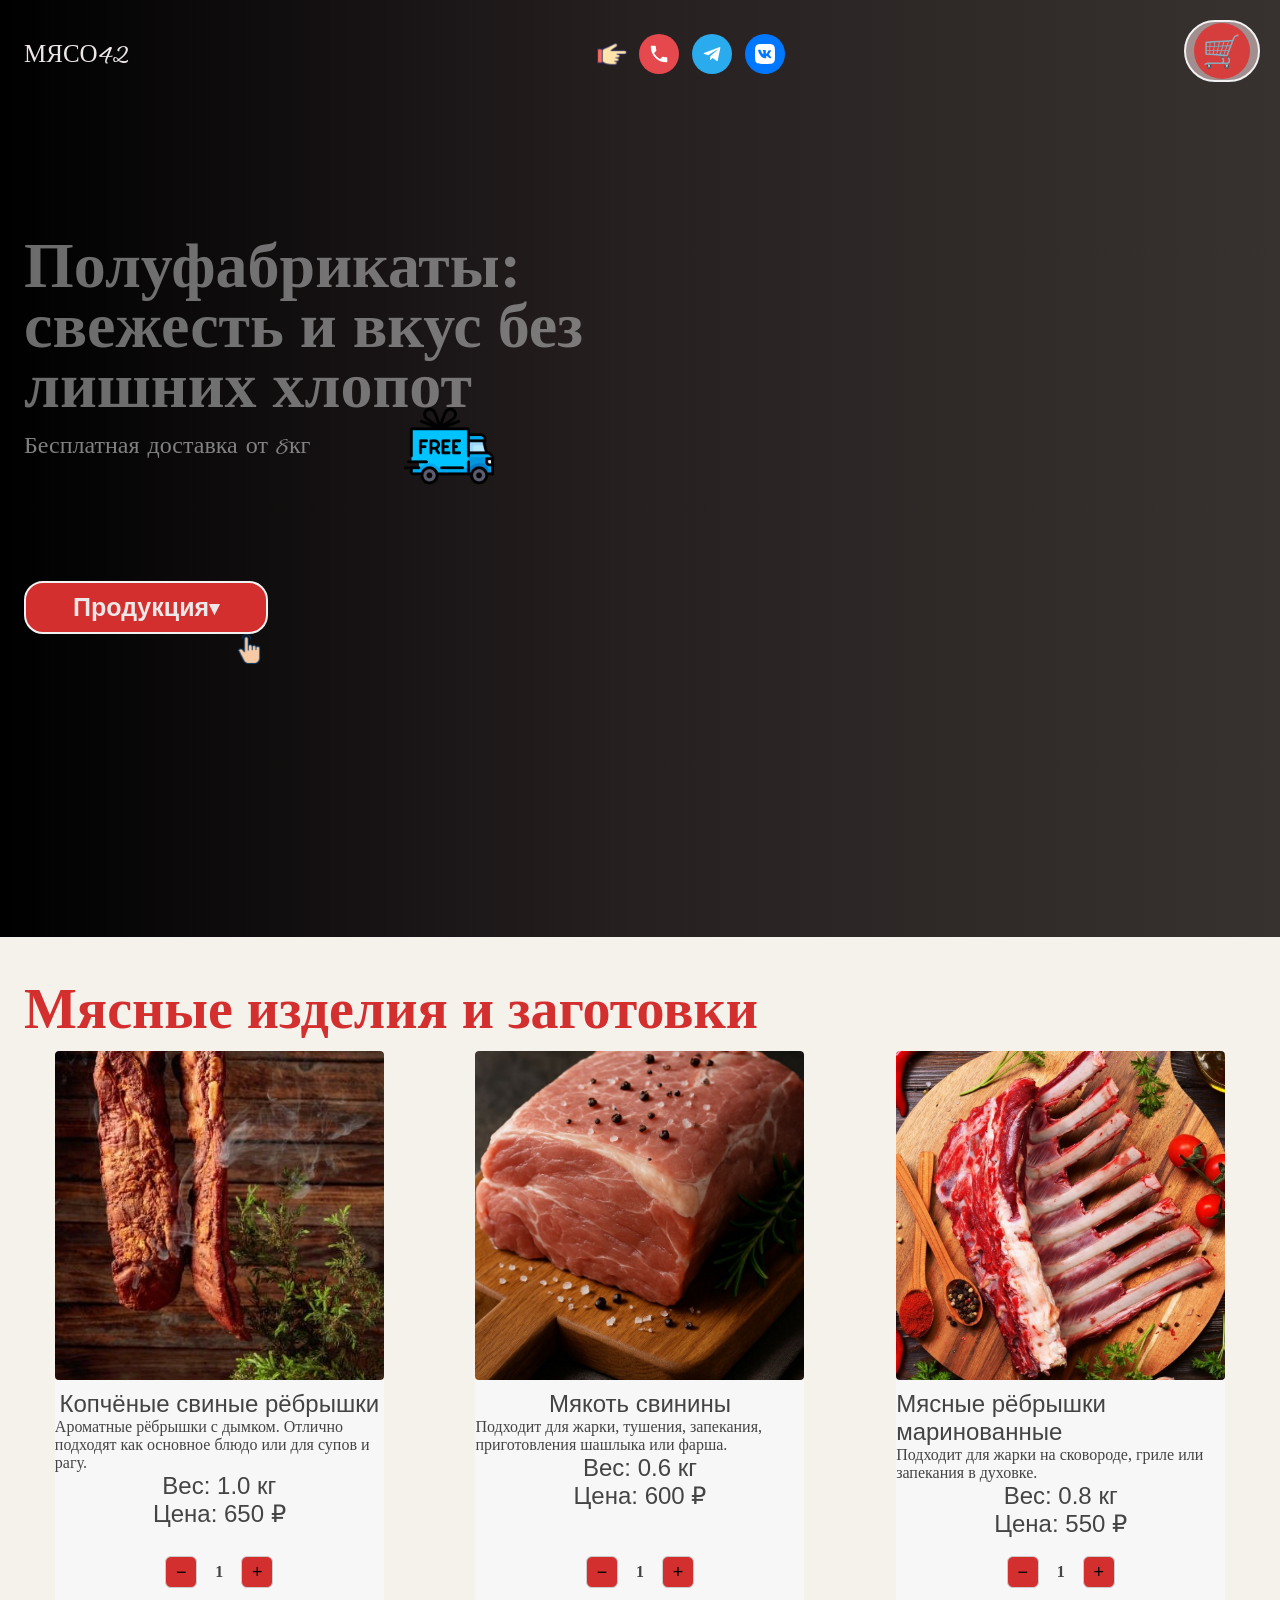
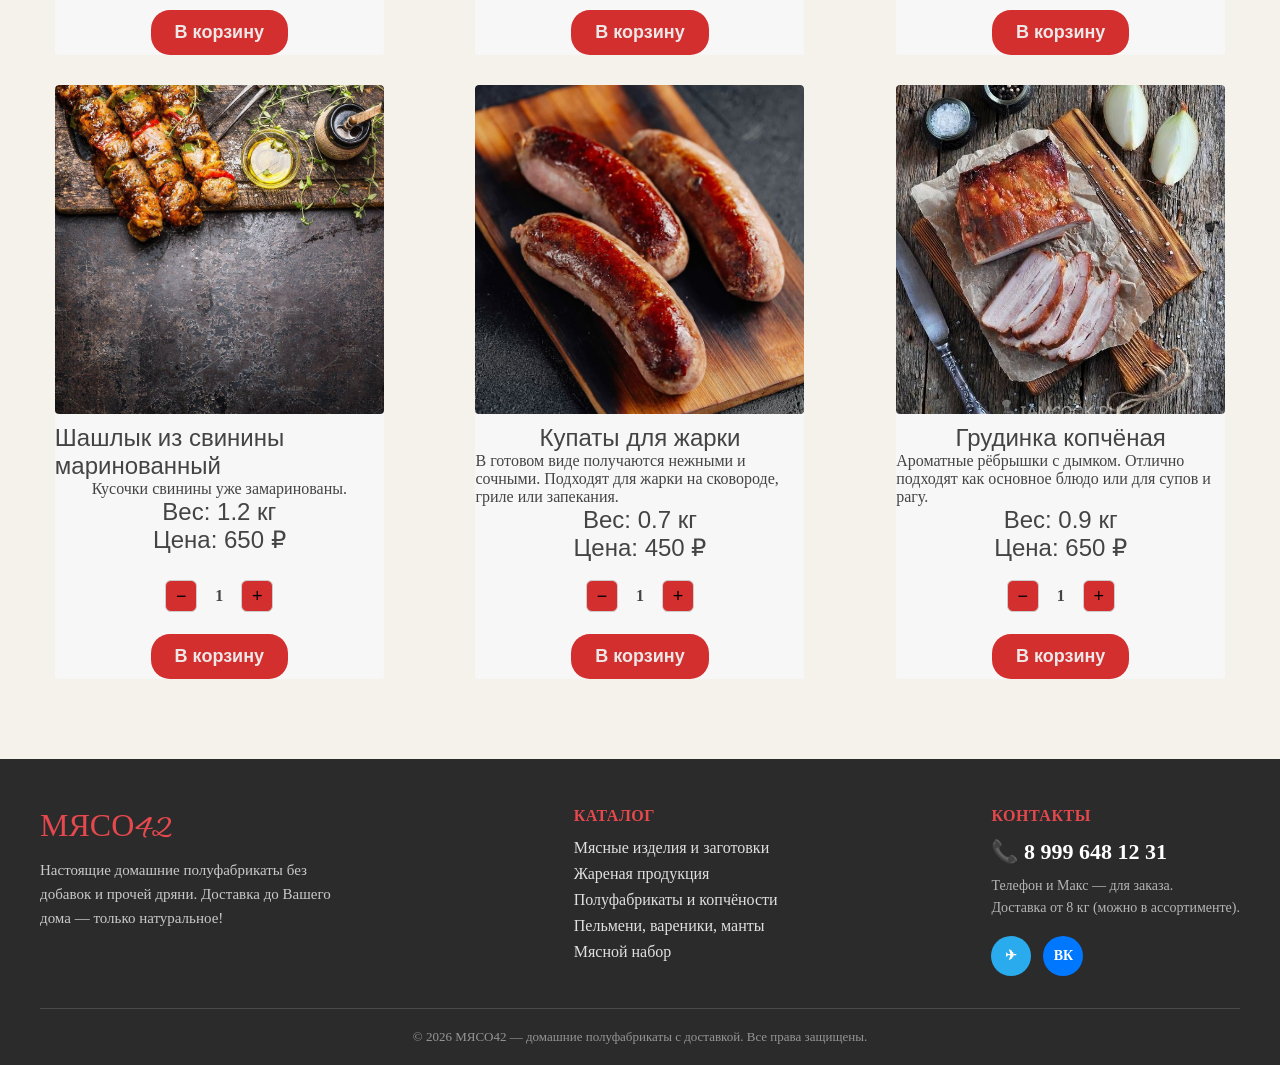
<file: index.html>
<!DOCTYPE html>
<html lang="en">
<head>
    <meta charset="UTF-8">
    <meta name="viewport" content="width=device-width, initial-scale=1.0">
    <link rel="stylesheet" href="slyle.css">
    <link rel="preconnect" href="https://fonts.googleapis.com">
<link rel="preconnect" href="https://fonts.gstatic.com" crossorigin>
<link href="https://fonts.googleapis.com/css2?family=Grechen+Fuemen&display=swap" rel="stylesheet">
    <title>Интернет-Магазин</title>
</head>
<body>
    <section class="hero-pg center">
        <header class="header">
            <div> 
            <a class="header-logo" href="">МЯСО42</a>
            </div>
            <div class="header__icon"> 
                <img class="header__icons" src="./img/left.png" alt="">
                <svg width="150" height="44" viewBox="0 0 150 44" xmlns="http://www.w3.org/2000/svg" role="group" aria-label="Контакты">

  <!-- Телефон -->
  <a href="tel:+79990000000" aria-label="Позвонить">
    <g transform="translate(2,2)">
      <rect width="40" height="40" rx="20" fill="#E5484D"/>
      <g transform="translate(9,9) scale(0.92)">
        <path fill="#ffffff" d="M6.62 10.79c1.44 2.83 3.76 5.14 6.59 6.59l2.2-2.2c.27-.27.67-.36 1.02-.24 1.12.37 2.33.57 3.57.57.55 0 1 .45 1 1V20c0 .55-.45 1-1 1-9.39 0-17-7.61-17-17 0-.55.45-1 1-1h3.5c.55 0 1 .45 1 1 0 1.25.2 2.45.57 3.57.11.35.03.74-.25 1.02l-2.2 2.2z"/>
      </g>
    </g>
  </a>

  <!-- Telegram -->
  <a href="https://t.me/your_username" target="_blank" rel="noopener noreferrer" aria-label="Telegram">
    <g transform="translate(55,2)">
      <rect width="40" height="40" rx="20" fill="#2AABEE"/>
      <g transform="translate(9,9) scale(0.92)">
        <path fill="#ffffff" d="M9.78 18.65l.28-4.23 7.68-6.92c.34-.31-.07-.46-.52-.19L7.74 13.3 3.64 12c-.88-.25-.89-.86.2-1.3l15.97-6.16c.73-.33 1.43.18 1.15 1.3l-2.72 12.81c-.19.91-.74 1.13-1.5.71L12.6 16.3l-1.99 1.93c-.23.23-.42.42-.83.42z"/>
      </g>
    </g>
  </a>

  <!-- ВКонтакте -->
  <a href="https://vk.com/your_page" target="_blank" rel="noopener noreferrer" aria-label="ВКонтакте">
    <g transform="translate(108,2)">
      <rect width="40" height="40" rx="20" fill="#0077FF"/>
      <g transform="translate(8,8) scale(1)">
        <path fill="#ffffff" d="M15.07 2H8.93C3.33 2 2 3.33 2 8.93v6.14C2 20.67 3.33 22 8.93 22h6.14c5.6 0 6.93-1.33 6.93-6.93V8.93C22 3.33 20.67 2 15.07 2zm3.15 14.27h-1.46c-.55 0-.72-.44-1.71-1.44-.86-.83-1.24-.94-1.45-.94-.3 0-.38.08-.38.51v1.31c0 .37-.12.59-1.09.59-1.61 0-3.39-1-4.64-2.85-1.9-2.74-2.42-4.8-2.42-5.22 0-.24.09-.46.51-.46h1.46c.38 0 .53.18.66.6.71 2.06 1.9 3.86 2.4 3.86.18 0 .26-.08.26-.55V9.83c-.06-1-.58-1.08-.58-1.43 0-.17.13-.34.34-.34h2.29c.3 0 .41.16.41.52v2.84c0 .3.14.41.22.41.18 0 .33-.11.66-.44.99-1.11 1.71-2.85 1.71-2.85.09-.21.26-.41.64-.41h1.46c.44 0 .53.23.44.52-.18.85-1.97 3.37-1.97 3.37-.15.25-.21.36 0 .64.15.21.66.64 1 1.04.63.71 1.11 1.31 1.24 1.73.13.44-.09.66-.53.66z"/>
      </g>
    </g>
  </a>
</svg>      
            </div>

            <nav class="nav">
             <a href="cart.html" class="catalog__basket" aria-label="Корзина">
            <span class="basket-icon">🛒</span>
           <span class="basket-count" id="cartCount">0</span>
            </a>   
        </nav>
        </header>
        <div class="main">
        <h1 class="main__title"> <span class="main__titletext"> Полуфабрикаты: </span> свежесть и вкус без лишних хлопот</h1>
            <p class="main__text">Бесплатная доставка от 8кг</p>
            <img class="main__img" src="./img/skip.png" alt="">
              <div class="main__dropdown dropdown">
                
        <button class="main__link dropdown__toggle" type="button">Продукция</button>
        <ul class="dropdown__menu">
            <li><a href="#catalog-section">Мясной фарш и субпродукты</a></li>
            <li><a href="#category-meat">Жареная продукция</a></li>
            <li><a href="#category-chicken">Полуфабрикаты и копчёности</a></li>
            <li><a href="#category-fish">Пельмени, вареники, манты</a></li>
            <li><a href="#category-fish">Котлеты, тефтели, фаршированные изделия </a></li>
            <li><a href="#category-fish">Колбасные изделия</a></li>
            <li><a href="#category-fish">Мясной набор (12–13 кг, 6200–6300 ₽)</a></li>
            <li><a href="#category-fish">Свинина: четверти</a></li>
        </ul>
        <img class="main__palece" src="./img/palece.png" alt="">
    </div>
    </div>
    </section>
    <section id="catalog-section" class="catalog center">
        <h2 class="catalog__meat">Мясные изделия и заготовки</h2>
       <div class="catalog__grid">
  
  <article class="catalog__card card" data-id="1" data-name="Копчёные свиные рёбрышки" data-price="650" data-weight="1">
    <img class="catalog__img img" src="./img/kopchen.jpg" alt="Копчёные свиные рёбрышки">
    <div class="catalog__info info">
      <h3 class="catalog__title title">Копчёные свиные рёбрышки</h3>
      <p class="catalog__inform">Ароматные рёбрышки с дымком. Отлично подходят как основное блюдо или для супов и рагу.</p>
      <p class="catalog__kg">Вес: <span class="weight-display">1 кг</span></p>
      <p class="catalog__price price">Цена: 650 ₽</p>
    </div>
    <div class="qty-controls">
      <button type="button" class="qty-btn" data-action="minus">−</button>
      <span class="qty-value">1</span>
      <button type="button" class="qty-btn" data-action="plus">+</button>
    </div>
    <button class="btn-add-to-cart button" data-added="В корзину">В корзину</button>
  </article>

  <article class="catalog__card card" data-id="2" data-name="Мякоть свинины" data-price="600" data-weight="0.6">
    <img class="catalog__img img" src="./img/svinina.jpg" alt="Мякоть свинины">
    <div class="catalog__info info">
      <h3 class="catalog__title title">Мякоть свинины</h3>
      <p class="catalog__inform">Подходит для жарки, тушения, запекания, приготовления шашлыка или фарша.</p>
      <p class="catalog__kg">Вес: <span class="weight-display">0.6 кг</span></p>
      <p class="catalog__price price">Цена: 600 ₽</p>
    </div>
    <div class="qty-controls">
      <button type="button" class="qty-btn" data-action="minus">−</button>
      <span class="qty-value">1</span>
      <button type="button" class="qty-btn" data-action="plus">+</button>
    </div>
    <button class="btn-add-to-cart button" data-added="В корзину">В корзину</button>
  </article>

  <article class="catalog__card card" data-id="3" data-name="Мясные рёбрышки маринованные" data-price="550" data-weight="0.8">
    <img class="catalog__img img" src="./img/rebra.jpg" alt="Мясные рёбрышки маринованные">
    <div class="catalog__info info">
      <h3 class="catalog__title title">Мясные рёбрышки маринованные</h3>
      <p class="catalog__inform">Подходит для жарки на сковороде, гриле или запекания в духовке.</p>
      <p class="catalog__kg">Вес: <span class="weight-display">0.8 кг</span></p>
      <p class="catalog__price price">Цена: 550 ₽</p>
    </div>
    <div class="qty-controls">
      <button type="button" class="qty-btn" data-action="minus">−</button>
      <span class="qty-value">1</span>
      <button type="button" class="qty-btn" data-action="plus">+</button>
    </div>
    <button class="btn-add-to-cart button" data-added="В корзину">В корзину</button>
  </article>

  <article class="catalog__card card" data-id="4" data-name="Шашлык из свинины маринованный" data-price="650" data-weight="1.2">
    <img class="catalog__img img" src="./img/shashluk.jpg" alt="Шашлык из свинины маринованный">
    <div class="catalog__info info">
      <h3 class="catalog__title title">Шашлык из свинины маринованный</h3>
      <p class="catalog__inform">Кусочки свинины уже замаринованы.</p>
      <p class="catalog__kg">Вес: <span class="weight-display">1.2 кг</span></p>
      <p class="catalog__price price">Цена: 650 ₽</p>
    </div>
    <div class="qty-controls">
      <button type="button" class="qty-btn" data-action="minus">−</button>
      <span class="qty-value">1</span>
      <button type="button" class="qty-btn" data-action="plus">+</button>
    </div>
    <button class="btn-add-to-cart button" data-added="В корзину">В корзину</button>
  </article>

  <article class="catalog__card card" data-id="5" data-name="Купаты для жарки" data-price="450" data-weight="0.7">
    <img class="catalog__img img" src="./img/kupat.jpg" alt="Купаты для жарки">
    <div class="catalog__info info">
      <h3 class="catalog__title title">Купаты для жарки</h3>
      <p class="catalog__inform">В готовом виде получаются нежными и сочными. Подходят для жарки на сковороде, гриле или запекания.</p>
      <p class="catalog__kg">Вес: <span class="weight-display">0.7 кг</span></p>
      <p class="catalog__price price">Цена: 450 ₽</p>
    </div>
    <div class="qty-controls">
      <button type="button" class="qty-btn" data-action="minus">−</button>
      <span class="qty-value">1</span>
      <button type="button" class="qty-btn" data-action="plus">+</button>
    </div>
    <button class="btn-add-to-cart button" data-added="В корзину">В корзину</button>
  </article>

  <article class="catalog__card card" data-id="6" data-name="Грудинка копчёная" data-price="650" data-weight="0.9">
    <img class="catalog__img img" src="./img/rudina.jpg" alt="Грудинка копчёная">
    <div class="catalog__info info">
      <h3 class="catalog__title title">Грудинка копчёная</h3>
      <p class="catalog__inform">Ароматные рёбрышки с дымком. Отлично подходят как основное блюдо или для супов и рагу.</p>
      <p class="catalog__kg">Вес: <span class="weight-display">0.9 кг</span></p>
      <p class="catalog__price price">Цена: 650 ₽</p>
    </div>
    <div class="qty-controls">
      <button type="button" class="qty-btn" data-action="minus">−</button>
      <span class="qty-value">1</span>
      <button type="button" class="qty-btn" data-action="plus">+</button>
    </div>
    <button class="btn-add-to-cart button" data-added="В корзину">В корзину</button>
  </article>
</div>

      

    </section>
    <footer class="footer center">
    <div class="footer__inner">
        <div class="footer__brand">
            <a class="footer__logo" href="#">МЯСО42</a>
            <p class="footer__slogan">
                Настоящие домашние полуфабрикаты без добавок и прочей дряни.
                Доставка до Вашего дома — только натуральное!
            </p>
        </div>

        <nav class="footer__nav" aria-label="Разделы каталога">
            <h4 class="footer__title">Каталог</h4>
            <ul class="footer__list">
                <li><a href="#catalog-section">Мясные изделия и заготовки</a></li>
                <li><a href="#category-fried">Жареная продукция</a></li>
                <li><a href="#category-semi">Полуфабрикаты и копчёности</a></li>
                <li><a href="#category-dumplings">Пельмени, вареники, манты</a></li>
                <li><a href="#category-set">Мясной набор</a></li>
            </ul>
        </nav>

        <div class="footer__contacts">
            <h4 class="footer__title">Контакты</h4>
            <a class="footer__phone" href="tel:+79996481231">
                📞 8 999 648 12 31
            </a>
            <p class="footer__note">
                Телефон и Макс — для заказа.<br>
                Доставка от 8 кг (можно в ассортименте).
            </p>
            <div class="footer__icon">
                <a href="https://t.me/your_username" target="_blank" rel="noopener noreferrer" aria-label="Telegram">
                    <span class="footer__icon-item footer__icon--tg">✈</span>
                </a>
                <a href="https://vk.com/your_page" target="_blank" rel="noopener noreferrer" aria-label="ВКонтакте">
                    <span class="footer__icon-item footer__icon--vk">ВК</span>
                </a>
            </div>
        </div>
    </div>

    <div class="footer__bottom">
        <p class="footer__copy">© 2026 МЯСО42 — домашние полуфабрикаты с доставкой. Все права защищены.</p>
    </div>
</footer>
<script>
  document.addEventListener('DOMContentLoaded', () => {
    const cards = document.querySelectorAll('.catalog__card');
    cards.forEach(card => {
      const weight = parseFloat(card.dataset.weight);
      const display = card.querySelector('.weight-display');
      if (display && !isNaN(weight)) {
        display.textContent = weight.toFixed(1) + ' кг';
      }
    });
  });
</script>


    <script src="cart.js"></script>
</body>
</html>
</file>
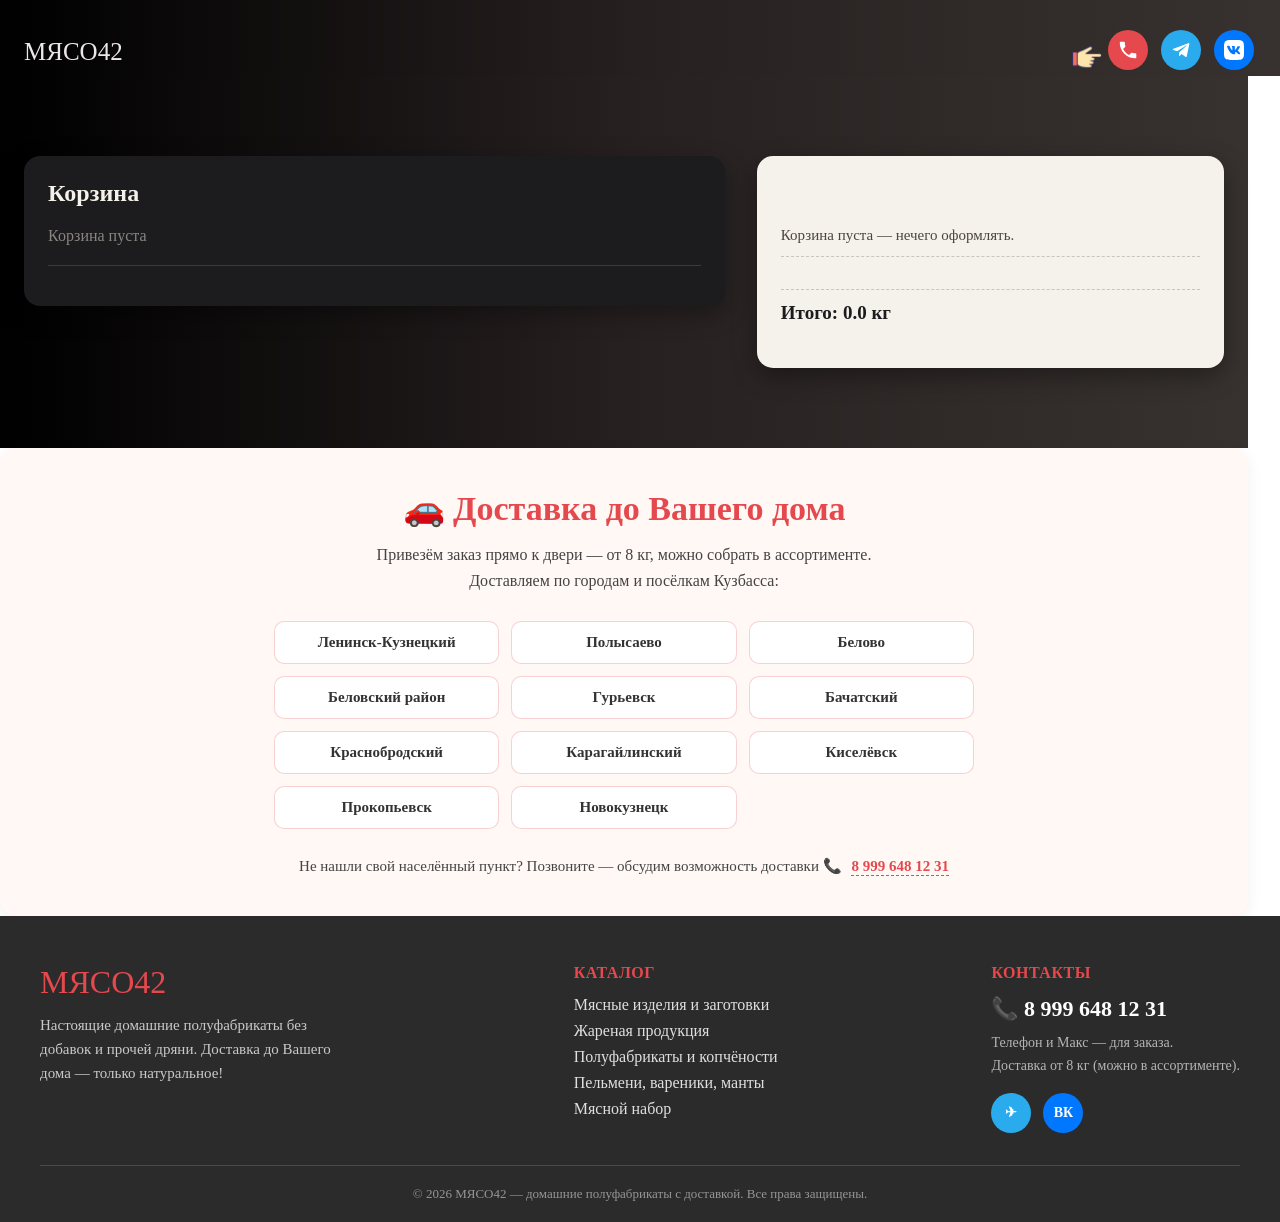
<file: cart.html>
<!DOCTYPE html>
<html lang="ru">
<head>
  <meta charset="UTF-8">
  <meta name="viewport" content="width=device-width, initial-scale=1.0">
  <link rel="stylesheet" href="slyle.css">
  <title>Корзина</title>
</head>
<body>
  <section class="hero-pg center"> 
    <header class="header">
  <div> 
            <a class="header-logo" href="">МЯСО42</a>
            </div>
       <div>
                    <img class="header__icons" src="./img/left.png" alt="">
                <svg width="150" height="44" viewBox="0 0 150 44" xmlns="http://www.w3.org/2000/svg" role="group" aria-label="Контакты">

  <!-- Телефон -->
  <a href="tel:+79990000000" aria-label="Позвонить">
    <g transform="translate(2,2)">
      <rect width="40" height="40" rx="20" fill="#E5484D"/>
      <g transform="translate(9,9) scale(0.92)">
        <path fill="#ffffff" d="M6.62 10.79c1.44 2.83 3.76 5.14 6.59 6.59l2.2-2.2c.27-.27.67-.36 1.02-.24 1.12.37 2.33.57 3.57.57.55 0 1 .45 1 1V20c0 .55-.45 1-1 1-9.39 0-17-7.61-17-17 0-.55.45-1 1-1h3.5c.55 0 1 .45 1 1 0 1.25.2 2.45.57 3.57.11.35.03.74-.25 1.02l-2.2 2.2z"/>
      </g>
    </g>
  </a>

  <!-- Telegram -->
  <a href="https://t.me/your_username" target="_blank" rel="noopener noreferrer" aria-label="Telegram">
    <g transform="translate(55,2)">
      <rect width="40" height="40" rx="20" fill="#2AABEE"/>
      <g transform="translate(9,9) scale(0.92)">
        <path fill="#ffffff" d="M9.78 18.65l.28-4.23 7.68-6.92c.34-.31-.07-.46-.52-.19L7.74 13.3 3.64 12c-.88-.25-.89-.86.2-1.3l15.97-6.16c.73-.33 1.43.18 1.15 1.3l-2.72 12.81c-.19.91-.74 1.13-1.5.71L12.6 16.3l-1.99 1.93c-.23.23-.42.42-.83.42z"/>
      </g>
    </g>
  </a>

  <!-- ВКонтакте -->
  <a href="https://vk.com/your_page" target="_blank" rel="noopener noreferrer" aria-label="ВКонтакте">
    <g transform="translate(108,2)">
      <rect width="40" height="40" rx="20" fill="#0077FF"/>
      <g transform="translate(8,8) scale(1)">
        <path fill="#ffffff" d="M15.07 2H8.93C3.33 2 2 3.33 2 8.93v6.14C2 20.67 3.33 22 8.93 22h6.14c5.6 0 6.93-1.33 6.93-6.93V8.93C22 3.33 20.67 2 15.07 2zm3.15 14.27h-1.46c-.55 0-.72-.44-1.71-1.44-.86-.83-1.24-.94-1.45-.94-.3 0-.38.08-.38.51v1.31c0 .37-.12.59-1.09.59-1.61 0-3.39-1-4.64-2.85-1.9-2.74-2.42-4.8-2.42-5.22 0-.24.09-.46.51-.46h1.46c.38 0 .53.18.66.6.71 2.06 1.9 3.86 2.4 3.86.18 0 .26-.08.26-.55V9.83c-.06-1-.58-1.08-.58-1.43 0-.17.13-.34.34-.34h2.29c.3 0 .41.16.41.52v2.84c0 .3.14.41.22.41.18 0 .33-.11.66-.44.99-1.11 1.71-2.85 1.71-2.85.09-.21.26-.41.64-.41h1.46c.44 0 .53.23.44.52-.18.85-1.97 3.37-1.97 3.37-.15.25-.21.36 0 .64.15.21.66.64 1 1.04.63.71 1.11 1.31 1.24 1.73.13.44-.09.66-.53.66z"/>
      </g>
    </g>
  </a>
</svg>      
       </div>
    </section>
    </header>
    <section class="basket center">
    <div class="cart"> 
     <h1 class="cart__title">Корзина</h1>
  <div class="cart-list"></div>
  <p class="cart-total"></p>
   
  </div>
  <div class="order">
    <h1 class="order__title">Оформление заказа</h1>

<div class="order-items"></div>   <!-- сюда JS выведет состав корзины -->
<p class="order-total"></p>       <!-- а сюда — итоговую сумму -->
<p class="cart-weight-total">Итого:</p>

<form id="order-form" action="https://formspree.io/f/xljgdgan" method="POST"> <!--Сайт где получать https://formspree.io/ нужно зарегистрироваться на почту и получать заказ-->
  <label for="order-name">Имя</label>
  <input type="text" id="order-name" name="Имя" required>

  <label for="order-phone">Телефон</label>
  <input type="tel" id="order-phone" name="Телефон" required>

  <label for="order-address">Адрес доставки</label>
  <input type="text" id="order-address" name="Адрес" required>

  <input type="hidden" name="Заказ" id="order-details">
  <input type="hidden" name="Сумма" id="order-sum">

  <button type="submit">Оформить заказ</button>
  <p id="order-status"></p>   
</form>
  
  </div>
  </section>
  <section class="delivery center" id="delivery">
    <h2 class="delivery__title">🚗 Доставка до Вашего дома</h2>
    <p class="delivery__text">
        Привезём заказ прямо к двери — от 8 кг, можно собрать в ассортименте.
        Доставляем по городам и посёлкам Кузбасса:
    </p>

    <ul class="delivery__list">
        <li class="delivery__item">Ленинск-Кузнецкий</li>
        <li class="delivery__item">Полысаево</li>
        <li class="delivery__item">Белово</li>
        <li class="delivery__item">Беловский район</li>
        <li class="delivery__item">Гурьевск</li>
        <li class="delivery__item">Бачатский</li>
        <li class="delivery__item">Краснобродский</li>
        <li class="delivery__item">Карагайлинский</li>
        <li class="delivery__item">Киселёвск</li>
        <li class="delivery__item">Прокопьевск</li>
        <li class="delivery__item">Новокузнецк</li>
    </ul>

    <p class="delivery__note">
        Не нашли свой населённый пункт? Позвоните — обсудим возможность доставки 📞
        <a class="delivery__phone" href="tel:+79996481231">8 999 648 12 31</a>
    </p>
</section>

  <footer class="footer center">
    <div class="footer__inner">
        <div class="footer__brand">
            <a class="footer__logo" href="#">МЯСО42</a>
            <p class="footer__slogan">
                Настоящие домашние полуфабрикаты без добавок и прочей дряни.
                Доставка до Вашего дома — только натуральное!
            </p>
        </div>

        <nav class="footer__nav" aria-label="Разделы каталога">
            <h4 class="footer__title">Каталог</h4>
            <ul class="footer__list">
                <li><a href="#catalog-section">Мясные изделия и заготовки</a></li>
                <li><a href="#category-fried">Жареная продукция</a></li>
                <li><a href="#category-semi">Полуфабрикаты и копчёности</a></li>
                <li><a href="#category-dumplings">Пельмени, вареники, манты</a></li>
                <li><a href="#category-set">Мясной набор</a></li>
            </ul>
        </nav>

        <div class="footer__contacts">
            <h4 class="footer__title">Контакты</h4>
            <a class="footer__phone" href="tel:+79996481231">
                📞 8 999 648 12 31
            </a>
            <p class="footer__note">
                Телефон и Макс — для заказа.<br>
                Доставка от 8 кг (можно в ассортименте).
            </p>
            <div class="footer__icon">
                <a href="https://t.me/your_username" target="_blank" rel="noopener noreferrer" aria-label="Telegram">
                    <span class="footer__icon-item footer__icon--tg">✈</span>
                </a>
                <a href="https://vk.com/your_page" target="_blank" rel="noopener noreferrer" aria-label="ВКонтакте">
                    <span class="footer__icon-item footer__icon--vk">ВК</span>
                </a>
            </div>
        </div>
    </div>

    <div class="footer__bottom">
        <p class="footer__copy">© 2026 МЯСО42 — домашние полуфабрикаты с доставкой. Все права защищены.</p>
    </div>
</footer>

  <script src="cart.js"></script>
  
</body>
</html>
</file>
<file: slyle.css>
@charset "UTF-8";
/* ----------- СТРАНИЦА КОРЗИНЫ------------*/
/* ===== Общая секция ===== */
.basket {
  max-width: 1200px;
  padding-top: 80px;
  padding-bottom: 80px;
  background: linear-gradient(90deg, #000000, #272021, #37322f);
  display: grid;
  grid-template-columns: 3fr 2fr; /* корзина шире, заказ уже */
  gap: 32px;
  align-items: start; /* блоки не растягиваются друг под друга */
}

/* ===== Корзина ===== */
.cart {
  background: #1c1c1e; /* тёмная карточка */
  color: #f5f1eb;
  border-radius: 16px;
  padding: 24px;
  box-shadow: 0 8px 24px rgba(0, 0, 0, 0.35);
}

.cart__title,
.order__title {
  margin: 0 0 20px;
  font-size: 24px;
  color: #f5f1eb;
}

/* Список товаров */
.cart-list {
  display: flex;
  flex-direction: column;
  gap: 12px;
}

.cart-item {
  display: flex;
  align-items: center;
  gap: 16px;
  flex-wrap: wrap; /* чтобы кнопки не вылезали на мобильном */
  background: #2a2a2d;
  border-radius: 12px;
  padding: 14px 16px;
}

.cart-item h3 {
  margin: 0;
  font-size: 17px;
  flex: 1 1 200px; /* название занимает основное место */
}

.cart-item p {
  margin: 0;
  color: #c9c4bc;
  font-size: 15px;
  flex: 1 1 160px;
}

/* Кнопки +, −, Удалить */
.cart-item button {
  border: none;
  border-radius: 8px;
  padding: 8px 12px;
  font-size: 16px;
  cursor: pointer;
  transition: background 0.2s, transform 0.1s;
}

.cart-item button[data-action=plus],
.cart-item button[data-action=minus] {
  background: #3a3a3e;
  color: #f5f1eb;
  width: 38px;
}

.cart-item button[data-action=plus]:hover,
.cart-item button[data-action=minus]:hover {
  background: #4a4a4f;
}

.cart-item button[data-action=remove] {
  background: transparent;
  color: #e5484d; /* красный акцент на удаление */
  font-size: 14px;
}

.cart-item button[data-action=remove]:hover {
  background: rgba(229, 72, 77, 0.12);
}

.cart-item button:active {
  transform: scale(0.95);
}

.cart-list p { /* «Корзина пуста» */
  color: #8a8580;
  font-size: 16px;
}

/* Итог в корзине */
.cart-total {
  margin: 20px 0 0;
  font-size: 20px;
  font-weight: 700;
  text-align: right;
  color: #f5f1eb;
  border-top: 1px solid #3a3a3e;
  padding-top: 16px;
}

/* ===== Оформление заказа ===== */
.order {
  background: #f5f1eb; /* светлая карточка — контраст с корзиной */
  color: #1c1c1e;
  border-radius: 16px;
  padding: 24px;
  box-shadow: 0 8px 24px rgba(0, 0, 0, 0.35);
}

.order-items {
  display: flex;
  flex-direction: column;
  gap: 6px;
  font-size: 15px;
  color: #4a463f;
  margin-bottom: 12px;
}

.order-items p {
  margin: 0;
}

.order-total {
  font-size: 19px;
  font-weight: 700;
  margin: 0 0 20px;
  padding-top: 12px;
  border-top: 1px dashed #c9c4bc;
}

.cart-weight-total {
  font-size: 19px;
  font-weight: 700;
  margin: 0 0 20px;
  padding-top: 12px;
  border-top: 1px dashed #c9c4bc;
}

/* Форма */
#order-form {
  display: flex;
  flex-direction: column;
  gap: 14px;
}

#order-form label {
  font-size: 14px;
  font-weight: 600;
  color: #4a463f;
}

#order-form input {
  padding: 12px 14px;
  border: 1px solid #d8d2c8;
  border-radius: 10px;
  font-size: 16px;
  background: #fff;
  color: #1c1c1e;
  transition: border-color 0.2s, box-shadow 0.2s;
}

#order-form input:focus {
  outline: none;
  border-color: #b0413e; /* акцентный цвет — как мясо/марка */
  box-shadow: 0 0 0 3px rgba(176, 65, 62, 0.15);
}

#order-form button {
  margin-top: 6px;
  padding: 14px;
  border: none;
  border-radius: 10px;
  background: #b0413e;
  color: #fff;
  font-size: 16px;
  font-weight: 700;
  cursor: pointer;
  transition: background 0.2s, transform 0.1s;
}

#order-form button:hover {
  background: #96322f;
}

#order-form button:disabled {
  background: #a9a49c;
  cursor: not-allowed;
}

#order-status {
  margin: 10px 0 0;
  font-size: 14px;
  color: #4a7c3f; /* зелёный для «Заказ отправлен!» */
  text-align: center;
  min-height: 1em; /* чтобы текст не прыгал */
}

/* ===== Доставка ===== */
.delivery {
  max-width: 1200px;
  padding: 40px 20px;
  background: #fff8f5; /* тёплый светлый фон — в тему мясного магазина */
  border-radius: 16px;
  box-shadow: 0 4px 16px rgba(0, 0, 0, 0.06);
  text-align: center;
}

.delivery__title {
  font-family: "Grechen Fuemen", cursive;
  font-size: 34px;
  color: #E5484D;
  margin: 0 0 14px;
}

.delivery__text {
  max-width: 560px;
  margin: 0 auto 28px;
  font-size: 16px;
  line-height: 1.6;
  color: #444;
}

/* Список городов — сетка, чтобы смотрелось аккуратно, а не столбиком */
.delivery__list {
  list-style: none;
  margin: 0 auto;
  padding: 0;
  max-width: 700px;
  display: grid;
  grid-template-columns: repeat(auto-fit, minmax(180px, 1fr));
  gap: 12px;
}

.delivery__item {
  background: #ffffff;
  border: 1px solid rgba(229, 72, 77, 0.25);
  border-radius: 10px;
  padding: 12px 16px;
  font-size: 15px;
  font-weight: 600;
  color: #333;
  transition: transform 0.2s, box-shadow 0.2s, border-color 0.2s;
}

.delivery__item:hover {
  transform: translateY(-3px);
  border-color: #E5484D;
  box-shadow: 0 6px 14px rgba(229, 72, 77, 0.15);
}

.delivery__note {
  margin-top: 28px;
  font-size: 15px;
  color: #444;
}

.delivery__phone {
  display: inline-block;
  margin-left: 6px;
  font-weight: 700;
  color: #E5484D;
  text-decoration: none;
  border-bottom: 1px dashed #E5484D;
}

.delivery__phone:hover {
  color: #c73338;
}

/* Адаптив */
@media (max-width: 768px) {
  .delivery {
    margin-top: 40px;
    padding: 28px 14px;
  }
  .delivery__title {
    font-size: 26px;
  }
  .delivery__list {
    grid-template-columns: repeat(2, 1fr); /* две колонки на телефоне */
    gap: 8px;
  }
}
@media (max-width: 900px) {
  .basket {
    grid-template-columns: 1fr; /* в столбец на планшете/телефоне */
  }
}
@media (min-width: 377px) and (max-width: 767px) {
  .center {
    padding-left: 16px;
    padding-right: 16px;
  }
  .catalog {
    display: flex;
    flex-direction: column;
    align-items: center;
  }
  .catalog__grid {
    display: grid;
    grid-template-columns: 1fr 1fr;
    gap: 15px;
  }
  .catalog__img {
    height: 200px;
    background-size: cover;
    background-repeat: no-repeat;
    max-width: 329px;
    width: 100%;
    border-radius: 4px;
  }
  .catalog__kg {
    font-weight: 300;
    font-family: "Franklin Gothic Medium", "Arial Narrow", Arial, sans-serif;
    font-size: 14px;
    color: #444;
  }
  .catalog__price {
    font-weight: 300;
    font-family: "Franklin Gothic Medium", "Arial Narrow", Arial, sans-serif;
    font-size: 14px;
    color: #444;
  }
  .catalog__title {
    font-size: 16px;
  }
  .catalog__inform {
    font-size: 14px;
    font-weight: 400;
  }
  .catalog__info {
    font-weight: 300;
    font-size: 12px;
    display: flex;
    align-items: flex-start;
    gap: 10px;
  }
  .header__icon {
    position: absolute;
    bottom: -70px;
  }
  .main__title {
    line-height: 30px;
  }
  .main__img {
    background-size: cover;
    background-repeat: no-repeat;
    width: 90px;
    position: relative;
    top: -90px;
    left: 300px;
  }
  .catalog__title {
    font-size: 16px;
  }
  .catalog__info {
    font-weight: 300;
    font-size: 12px;
    display: flex;
    align-items: flex-start;
  }
}
@media (max-width: 376px) {
  .center {
    padding-left: 16px;
    padding-right: 16px;
  }
  .header__icon {
    position: absolute;
    bottom: -70px;
  }
  .main__title {
    line-height: 30px;
  }
  .main__img {
    background-size: cover;
    background-repeat: no-repeat;
    width: 70px;
    position: relative;
    top: -90px;
    left: 190px;
  }
  .catalog__grid {
    display: grid;
    grid-template-columns: 1fr 1fr;
    gap: 12px;
  }
  .catalog__card {
    max-width: 249px;
    width: 100%;
    position: relative;
    display: flex;
    flex-direction: column;
    align-items: center;
  }
  .catalog__img {
    height: 159px;
    background-size: cover;
    background-repeat: no-repeat;
    max-width: 329px;
    width: 100%;
    border-radius: 4px;
  }
  .catalog__kg {
    font-weight: 300;
    font-family: "Franklin Gothic Medium", "Arial Narrow", Arial, sans-serif;
    font-size: 14px;
    color: #444;
  }
  .catalog__price {
    font-weight: 300;
    font-family: "Franklin Gothic Medium", "Arial Narrow", Arial, sans-serif;
    font-size: 14px;
    color: #444;
  }
  .catalog__title {
    font-size: 16px;
  }
  .catalog__info {
    font-weight: 300;
    font-size: 12px;
    display: flex;
    align-items: flex-start;
    gap: 10px;
  }
  .qty-controls {
    display: flex;
    align-items: center;
    gap: 10px;
    margin: 8px 0 12px;
  }
  .qty-value {
    min-width: 14px;
    text-align: center;
    font-size: 16px;
    font-weight: bold;
    color: #444;
  }
  .btn-add-to-cart {
    background-color: #d32f2f;
    color: #ede7e7;
    font-size: 16px;
    font-weight: 400;
    border-radius: 19px;
    border: 2px solid rgb(241, 241, 241);
    border: none;
    padding: 4px 6px;
    cursor: pointer;
    transition: background 0.3s, transform 0.2s;
  }
}
@media (max-width: 1400px) {
  .center {
    padding-left: 24px;
    padding-right: 24px;
  }
}
@media (max-width: 1024px) {
  .center {
    padding-left: 24px;
    padding-right: 24px;
  }
}
@media (min-width: 768px) and (max-width: 833px) {
  .center {
    padding-left: 24px;
    padding-right: 24px;
  }
  .main__img {
    background-size: cover;
    background-repeat: no-repeat;
    width: 90px;
    position: relative;
    top: -90px;
    left: 290px;
  }
}
* {
  margin: 0;
  padding: 0;
}

.center {
  padding-left: calc(50% - 600px);
  padding-right: calc(50% - 600px);
}

html {
  scroll-behavior: smooth;
}

.header {
  height: 76px;
  display: flex;
  justify-content: space-between;
  align-items: center;
  flex-wrap: wrap;
  align-content: flex-end;
}

svg a {
  transition: opacity 0.2s;
}

svg a:hover {
  opacity: 0.8;
}

.header__phone-link {
  font-weight: 600;
  color: #b5b5b5;
  font-size: 20px;
  text-decoration: none;
  transition: color 0.3s ease;
}

.header__icon {
  display: flex;
  align-items: center;
  gap: 10px;
}

.header__phone-link:hover {
  color: #fffcfc; /* акцентный цвет */
}

.header-logo {
  text-decoration: none;
  font-size: 25px;
  color: #ede7e7;
  font-family: "Grechen Fuemen", cursive;
}

.nav__item {
  display: inline-block;
  text-decoration: none;
  color: rgba(181, 181, 181, 0.8);
  font-size: 16px;
  font-weight: 600;
  padding: 8px 12px;
  transition: color 0.3s ease, transform 0.3s ease;
}

.nav__item:hover {
  color: rgba(255, 252, 252, 0.9); /* акцентный цвет */
  transform: scale(1.05); /* увеличение на 5% */
}

.hero-pg {
  background: linear-gradient(90deg, #000000, #272021, #37322f);
  background-size: cover;
  background-repeat: no-repeat;
}

.header__icons {
  background-size: cover;
  background-repeat: no-repeat;
  width: 30px;
}

.main {
  margin-top: 160px;
  padding-bottom: 303px;
  max-width: 600px;
  width: 100%;
  display: flex;
  flex-direction: column;
  align-items: flex-start;
}
.main__title {
  font-weight: 600;
  font-size: clamp(28px, 5vw, 65px);
  line-height: 60px;
  max-width: 792px;
  margin-bottom: 16px;
  color: rgba(214, 214, 214, 0.5);
}
.main__text {
  font-size: clamp(18px, 2vw, 24px);
  line-height: 29px;
  margin-bottom: 30px;
  color: rgba(181, 181, 181, 0.7);
  font-family: "Grechen Fuemen", cursive;
}
.main__link {
  padding: 10px 47px;
  background-color: #d32f2f;
  color: #ede7e7;
  display: flex;
  text-decoration: none;
  cursor: pointer;
  font-size: 25px;
  font-weight: 600;
  border-radius: 19px;
  transition: background-color 0.3s ease, transform 0.2s ease;
  border: 2px solid rgb(241, 241, 241);
  align-items: center;
}
.main__link:hover {
  background-color: #b71c1c; /* темнее при наведении */
  transform: translateY(-2px);
  color: #fffcfc; /* акцентный цвет */
  transform: scale(1.05); /* лёгкий подъём */
}
.main__link:active {
  transform: translateY(0);
}

.main__palece {
  background-size: cover;
  background-repeat: no-repeat;
  width: 30px;
  position: absolute;
  left: 210px;
}

.main__palece {
  display: inline-block;
  animation: float-up-down 2s ease-in-out infinite;
}

@keyframes float-up-down {
  0% {
    transform: translateY(0);
  }
  50% {
    transform: translateY(-12px); /* высота движения */
  }
  100% {
    transform: translateY(0);
  }
}
.main__img {
  background-size: cover;
  background-repeat: no-repeat;
  width: 90px;
  position: relative;
  top: -90px;
  left: 380px;
}

.main__img {
  display: inline-block;
  /* анимация: имя | длительность | плавность | повтор */
  animation: move-right-left 2s ease-in-out infinite alternate;
}

@keyframes move-right-left {
  from {
    transform: translateX(0);
  }
  to {
    transform: translateX(20px); /* сдвиг вправо на 20px */
  }
}
/* ----------- КНОПКА ПРОДУКЦИЯ -----*/
/* Контейнер */
.dropdown {
  position: relative;
  display: inline-block;
}

/* Кнопка «Продукция»  */
/* Скрытое меню */
.dropdown__menu {
  position: absolute;
  top: 100%; /* раскрывается под кнопкой */
  left: 0;
  min-width: 220px;
  margin: 8px 0 0;
  padding: 8px 0;
  list-style: none;
  background: #1c1c1e; /* тёмная тема, как у корзины */
  border-radius: 12px;
  box-shadow: 0 8px 24px rgba(0, 0, 0, 0.35);
  opacity: 0;
  visibility: hidden;
  transform: translateY(-6px);
  transition: opacity 0.2s, transform 0.2s, visibility 0.2s;
  z-index: 100; /* чтобы меню не перекрыли карточки */
}

/* Пункты меню */
.dropdown__menu a {
  display: block;
  padding: 10px 16px;
  color: #f5f1eb;
  text-decoration: none;
  border-radius: 20px;
  transition: background 0.15s;
}

.dropdown__menu a:hover {
  background: #d32f2f;
  border-radius: 20px; /* акцентный цвет */
}

/* Открытие по ховеру (десктоп) */
@media (hover: hover) {
  .dropdown:hover .dropdown__menu,
  .dropdown:focus-within .dropdown__menu {
    opacity: 1;
    visibility: visible;
    transform: translateY(0);
  }
}
/* Класс .open для мобильных (открываем кликом) */
.dropdown.open .dropdown__menu {
  opacity: 1;
  visibility: visible;
  transform: translateY(0);
}

/* Стрелочка, чтобы было понятно, что меню раскрывается */
.dropdown__toggle::after {
  content: " ▾";
  font-size: 0.8em;
}

.catalog {
  background: #f5f1eb;
  background-size: cover;
  background-repeat: no-repeat;
  padding-top: 40px;
}

.catalog__grid {
  display: flex;
  flex-wrap: wrap;
  flex-direction: row;
  gap: 30px;
  justify-content: space-around;
  padding-bottom: 80px;
}

.catalog__cardtitle {
  display: flex;
  justify-content: space-between;
  align-items: center;
}

.catalog__basket {
  padding: 1px 8px;
  background-color: #c73a3a; /* тёплый красно‑оранжевый, «аппетитный» */
  font-size: 18px;
  border-radius: 80px;
  transition: background-color 0.3s ease, transform 0.2s ease;
  border: 2px solid rgb(241, 241, 241);
}

.catalog__basket {
  display: flex;
  align-items: center;
  gap: 8px;
  color: #333;
  text-decoration: none;
  font-weight: 500;
  position: relative;
  background-color: #a18e8e;
}

.catalog__basket {
  position: fixed;
  top: 20px;
  right: 20px; /* чтобы была поверх остального контента */
  display: flex;
  z-index: 999;
  align-items: center;
  gap: 8px;
  color: #333;
  text-decoration: none;
  font-weight: 500;
}

.catalog__basket:hover {
  color: #000;
}

.basket-icon {
  font-size: 14px;
}

.basket-count {
  background: #d9534f;
  color: #fff;
  font-size: 12px;
  width: 20px;
  height: 20px;
  line-height: 20px;
  text-align: center;
  border-radius: 50%;
  min-width: 20px;
}

.catalog__basket:hover {
  color: #000;
}

/* Контейнер карточки — ничего не меняет, только обрезает лишнее */
.catalog__card {
  position: relative;
  overflow: hidden; /* самое важное: обрезает всё, что вылезает */
  border-radius: 3px;
  background-color: #f8f7f7;
}

.catalog__inform {
  font-size: 16px;
  font-weight: 400;
}

/* Сама картинка — задаём размер, чтобы сетка не прыгала */
.catalog__img {
  width: 100%;
  height: 200px;
  cursor: pointer; /* фиксированная высота — критично для сетки */
  -o-object-fit: cover;
     object-fit: cover; /* заполняет блок, не искажая фото */
  transition: transform 0.4s cubic-bezier(0.25, 1, 0.5, 1); /* плавная анимация */
  display: block; /* убирает лишние отступы у img */
}

/* При наведении на карточку — увеличиваем только картинку */
.catalog__card:hover {
  outline: 2px solid rgba(231, 50, 56, 0.25);
  border-radius: 2px; /* увеличение на 15% */
}

.basket-icon {
  display: inline-flex;
  justify-content: center;
  align-items: center;
  width: 56px; /* важно: ширина = высоте */
  height: 56px;
  background: #d63d3d; /* цвет фона */
  color: #fff; /* цвет иконки */
  border-radius: 50%; /* делает круг */
  font-size: 32px; /* размер иконки внутри */
  text-decoration: none;
  transition: transform 0.2s, background 0.2s;
}

.basket-count {
  background: #e15550;
  color: #fff;
  font-size: 20px;
  width: 20px;
  height: 20px;
  line-height: 20px;
  text-align: center;
  border-radius: 70%;
  min-width: 20px;
  display: inline-block;
}

/* Если корзина пустая — можно скрыть счётчик или сделать его прозрачным, но обычно оставляют «0» */
.basket-count.hidden {
  display: none;
}

.catalog__meat {
  font-weight: 600;
  font-size: clamp(28px, 5vw, 56px);
  max-width: 1200px;
  width: 100%;
  color: #d32f2f;
  padding-bottom: 10px;
}

.catalog__card {
  max-width: 329px;
  width: 100%;
  position: relative;
  display: flex;
  flex-direction: column;
  align-items: center;
  gap: 10px;
}

.catalog__img {
  background-size: cover;
  background-repeat: no-repeat;
  max-width: 329px;
  width: 100%;
  height: 329px;
  border-radius: 4px;
}

.catalog__title {
  font-weight: 300;
  font-size: 24px;
  font-family: "Franklin Gothic Medium", "Arial Narrow", Arial, sans-serif;
  color: #444;
}

.catalog__price {
  font-weight: 300;
  font-family: "Franklin Gothic Medium", "Arial Narrow", Arial, sans-serif;
  font-size: 24px;
  color: #444;
}

.catalog__info {
  font-weight: 300;
  font-size: 14px;
  color: #444;
  display: flex;
  flex-direction: column;
  align-items: center;
  height: 100%;
}

.catalog__kg {
  font-weight: 300;
  font-family: "Franklin Gothic Medium", "Arial Narrow", Arial, sans-serif;
  font-size: 24px;
  color: #444;
}

/* СТИЛИ ДЛЯ КНОПКИ ДОБАВИТЬ В КОРЗИНУ С +- */
.qty-controls {
  display: flex;
  align-items: center;
  gap: 10px;
  margin: 8px 0 12px;
}

.qty-btn {
  width: 32px;
  height: 32px;
  font-size: 18px;
  cursor: pointer;
  border: 1px solid #ccc;
  border-radius: 6px;
  background: #d32f2f;
}

.qty-value {
  min-width: 24px;
  text-align: center;
  font-size: 16px;
  font-weight: bold;
  color: #444;
}

.btn-add-to-cart {
  background-color: #d32f2f; /* тёплый красно‑оранжевый, «аппетитный» */
  color: #ede7e7;
  font-size: 18px;
  font-weight: 600;
  border-radius: 19px;
  border: 2px solid rgb(241, 241, 241);
  border: none;
  padding: 12px 24px;
  cursor: pointer;
  transition: background 0.3s, transform 0.2s;
}

.btn-add-to-cart.added {
  background: #535854; /* зелёный для «добавлено» */
  transform: scale(0.9);
}

/* ------------FOOTER---------*/
/* ===== FOOTER ===== */
.footer {
  background: #2b2b2b; /* тёмный фон — контраст с каталогом */
  color: #f5f5f5;
  padding: 48px 20px 0;
}

.footer__inner {
  max-width: 1200px;
  margin: 0 auto;
  display: flex;
  flex-wrap: wrap; /* чтобы на мобильном колонки вставали друг под другом */
  gap: 40px;
  justify-content: space-between;
  padding-bottom: 32px;
  border-bottom: 1px solid rgba(255, 255, 255, 0.15);
}

.footer__brand {
  max-width: 320px;
}

.footer__logo {
  font-family: "Grechen Fuemen", cursive; /* тот же шрифт, что в шапке */
  font-size: 32px;
  color: #E5484D;
  text-decoration: none;
}

.footer__slogan {
  margin-top: 12px;
  font-size: 15px;
  line-height: 1.6;
  color: rgba(255, 255, 255, 0.75);
}

.footer__title {
  font-size: 16px;
  text-transform: uppercase;
  letter-spacing: 0.5px;
  margin-bottom: 14px;
  color: #E5484D;
}

.footer__list {
  list-style: none;
  padding: 0;
  margin: 0;
  display: flex;
  flex-direction: column;
  gap: 8px;
}

.footer__list a {
  color: rgba(255, 255, 255, 0.85);
  text-decoration: none;
  transition: color 0.2s;
}

.footer__list a:hover {
  color: #E5484D;
}

.footer__phone {
  display: inline-block;
  font-size: 22px;
  font-weight: 700;
  color: #ffffff;
  text-decoration: none;
  transition: color 0.2s;
}

.footer__phone:hover {
  color: #E5484D;
}

.footer__note {
  margin-top: 10px;
  font-size: 14px;
  line-height: 1.6;
  color: rgba(255, 255, 255, 0.65);
}

.footer__icon {
  display: flex;
  gap: 12px;
  margin-top: 16px;
}

.footer__icon-item {
  display: inline-flex;
  align-items: center;
  justify-content: center;
  width: 40px;
  height: 40px;
  border-radius: 50%;
  color: #fff;
  font-weight: 700;
  font-size: 14px;
  text-decoration: none;
  transition: transform 0.2s;
}

.footer__icon-item:hover {
  transform: translateY(-3px);
}

.footer__icon--tg {
  background: #2AABEE;
}

.footer__icon--vk {
  background: #0077FF;
}

.footer__bottom {
  padding: 20px;
  text-align: center;
}

.footer__copy {
  font-size: 13px;
  color: rgba(255, 255, 255, 0.5);
  margin: 0;
}

/* ===== Адаптив ===== */
@media (max-width: 768px) {
  .footer__inner {
    flex-direction: column;
    gap: 28px;
  }
  .footer__brand {
    max-width: 100%;
    text-align: center;
  }
  .footer__contacts {
    text-align: center;
  }
  .footer__icon {
    justify-content: center;
  }
  .footer__phone {
    font-size: 20px;
  }
}
/* ===== Адаптив ===== */
@media (max-width: 900px) {
  .basket {
    grid-template-columns: 1fr; /* в столбец на планшете/телефоне */
  }
}
@media (max-width: 1400px) {
  .center {
    padding-left: 24px;
    padding-right: 24px;
  }
}
@media (max-width: 1024px) {
  .center {
    padding-left: 24px;
    padding-right: 24px;
  }
}
@media (min-width: 768px) and (max-width: 833px) {
  .center {
    padding-left: 24px;
    padding-right: 24px;
  }
  .main__img {
    background-size: cover;
    background-repeat: no-repeat;
    width: 90px;
    position: relative;
    top: -90px;
    left: 290px;
  }
}
@media (min-width: 377px) and (max-width: 767px) {
  .center {
    padding-left: 16px;
    padding-right: 16px;
  }
  .catalog {
    display: flex;
    flex-direction: column;
    align-items: center;
  }
  .catalog__grid {
    display: grid;
    grid-template-columns: 1fr 1fr;
    gap: 15px;
  }
  .catalog__img {
    height: 200px;
    background-size: cover;
    background-repeat: no-repeat;
    max-width: 329px;
    width: 100%;
    border-radius: 4px;
  }
  .catalog__kg {
    font-weight: 300;
    font-family: "Franklin Gothic Medium", "Arial Narrow", Arial, sans-serif;
    font-size: 14px;
    color: #444;
  }
  .catalog__price {
    font-weight: 300;
    font-family: "Franklin Gothic Medium", "Arial Narrow", Arial, sans-serif;
    font-size: 14px;
    color: #444;
  }
  .catalog__title {
    font-size: 16px;
  }
  .catalog__inform {
    font-size: 14px;
    font-weight: 400;
  }
  .catalog__info {
    font-weight: 300;
    font-size: 12px;
    display: flex;
    align-items: flex-start;
    gap: 10px;
  }
  .header__icon {
    position: absolute;
    bottom: -70px;
  }
  .main__title {
    line-height: 30px;
  }
  .main__img {
    background-size: cover;
    background-repeat: no-repeat;
    width: 90px;
    position: relative;
    top: -90px;
    left: 300px;
  }
  .catalog__title {
    font-size: 16px;
  }
  .catalog__info {
    font-weight: 300;
    font-size: 12px;
    display: flex;
    align-items: flex-start;
  }
}
@media (max-width: 376px) {
  .center {
    padding-left: 16px;
    padding-right: 16px;
  }
  .header__icon {
    position: absolute;
    bottom: -70px;
  }
  .main__title {
    line-height: 30px;
  }
  .main__img {
    background-size: cover;
    background-repeat: no-repeat;
    width: 70px;
    position: relative;
    top: -90px;
    left: 190px;
  }
  .catalog__grid {
    display: grid;
    grid-template-columns: 1fr 1fr;
    gap: 12px;
  }
  .catalog__card {
    max-width: 249px;
    width: 100%;
    position: relative;
    display: flex;
    flex-direction: column;
    align-items: center;
  }
  .catalog__img {
    height: 159px;
    background-size: cover;
    background-repeat: no-repeat;
    max-width: 329px;
    width: 100%;
    border-radius: 4px;
  }
  .catalog__kg {
    font-weight: 300;
    font-family: "Franklin Gothic Medium", "Arial Narrow", Arial, sans-serif;
    font-size: 14px;
    color: #444;
  }
  .catalog__price {
    font-weight: 300;
    font-family: "Franklin Gothic Medium", "Arial Narrow", Arial, sans-serif;
    font-size: 14px;
    color: #444;
  }
  .catalog__title {
    font-size: 16px;
  }
  .catalog__info {
    font-weight: 300;
    font-size: 12px;
    display: flex;
    align-items: flex-start;
    gap: 10px;
  }
  .qty-controls {
    display: flex;
    align-items: center;
    gap: 10px;
    margin: 8px 0 12px;
  }
  .qty-value {
    min-width: 14px;
    text-align: center;
    font-size: 16px;
    font-weight: bold;
    color: #444;
  }
  .btn-add-to-cart {
    background-color: #d32f2f;
    color: #ede7e7;
    font-size: 16px;
    font-weight: 400;
    border-radius: 19px;
    border: 2px solid rgb(241, 241, 241);
    border: none;
    padding: 4px 6px;
    cursor: pointer;
    transition: background 0.3s, transform 0.2s;
  }
}/*# sourceMappingURL=slyle.css.map */
</file>
